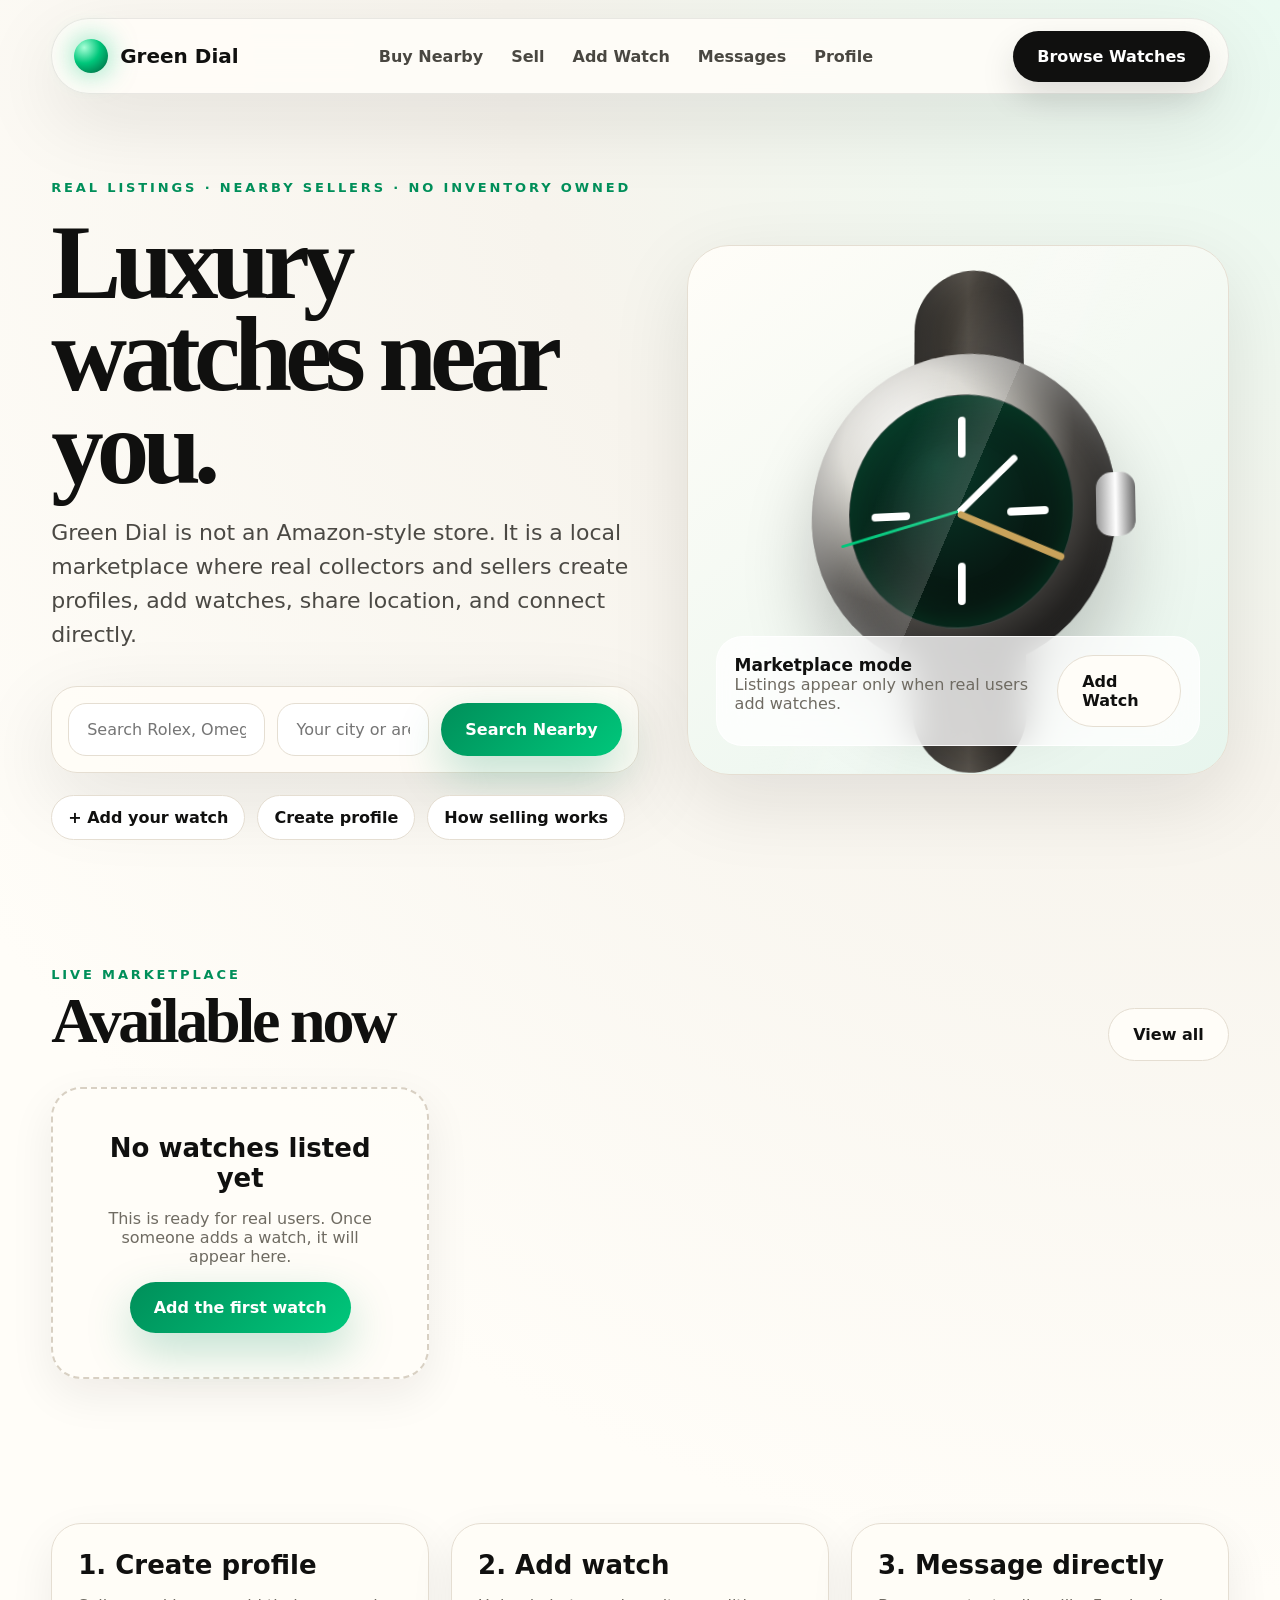
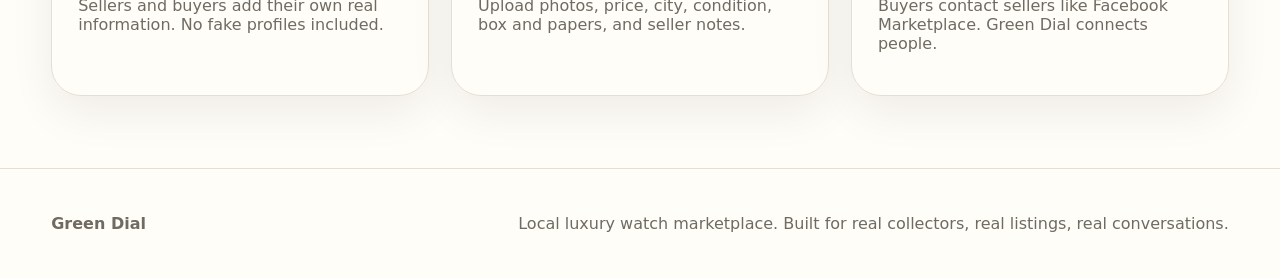
<file: index.html>
<!doctype html><html lang="en"><head><meta charset="utf-8"><meta name="viewport" content="width=device-width, initial-scale=1"><title>Green Dial — Local Luxury Watch Marketplace</title><meta name="description" content="Green Dial is a real local marketplace for collectors to list, discover and message sellers of luxury watches nearby."><link rel="stylesheet" href="css/styles.css"></head><body><div id="nav"></div><main><section class="hero"><div class="container hero-grid"><div><div class="eyebrow">Real listings · nearby sellers · no inventory owned</div><h1>Luxury watches near you.</h1><p>Green Dial is not an Amazon-style store. It is a local marketplace where real collectors and sellers create profiles, add watches, share location, and connect directly.</p><div class="search-panel"><input placeholder="Search Rolex, Omega, Cartier..."><input placeholder="Your city or area"><a class="btn green" href="buy.html">Search Nearby</a></div><div class="tabs" style="margin-top:22px"><a class="tab" href="add-watch.html">+ Add your watch</a><a class="tab" href="profile.html">Create profile</a><a class="tab" href="sell.html">How selling works</a></div></div><div class="watch-stage"><div class="watch3d"><div class="strap"></div><div class="case"><div class="dial"><span class="marker m12"></span><span class="marker m3"></span><span class="marker m6"></span><span class="marker m9"></span><span class="hand h1"></span><span class="hand h2"></span><span class="hand h3"></span></div><div class="crown"></div></div><div class="shine"></div></div><div class="map-card"><div><strong>Marketplace mode</strong><br><span class="muted">Listings appear only when real users add watches.</span></div><a class="btn light" href="add-watch.html">Add Watch</a></div></div></div></section><section class="section"><div class="container"><div class="section-head"><div><div class="eyebrow">Live marketplace</div><h2>Available now</h2></div><a class="btn light" href="buy.html">View all</a></div><div id="listings" class="listing-grid"></div></div></section><section class="section"><div class="container grid grid3"><div class="card"><h3>1. Create profile</h3><p class="muted">Sellers and buyers add their own real information. No fake profiles included.</p></div><div class="card"><h3>2. Add watch</h3><p class="muted">Upload photos, price, city, condition, box and papers, and seller notes.</p></div><div class="card"><h3>3. Message directly</h3><p class="muted">Buyers contact sellers like Facebook Marketplace. Green Dial connects people.</p></div></div></section></main><div id="footer"></div><script src="js/app.js"></script></body></html>
</file>
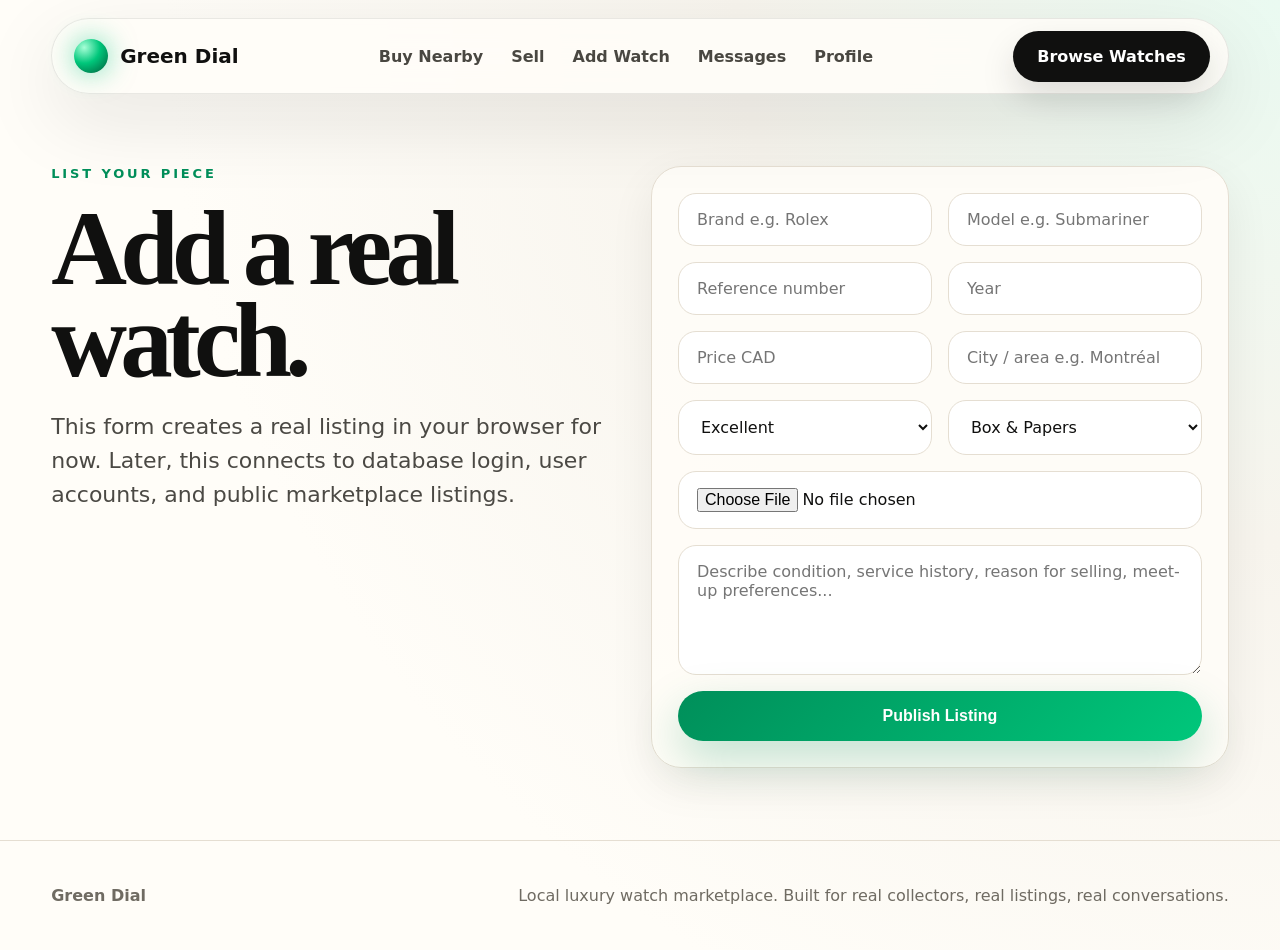
<file: add-watch.html>
<!doctype html><html lang="en"><head><meta charset="utf-8"><meta name="viewport" content="width=device-width, initial-scale=1"><title>Add Watch — Green Dial</title><link rel="stylesheet" href="css/styles.css"></head><body><div id="nav"></div><main><section class="section"><div class="container grid grid2"><div><div class="eyebrow">List your piece</div><h1 class="title">Add a real watch.</h1><p class="lead">This form creates a real listing in your browser for now. Later, this connects to database login, user accounts, and public marketplace listings.</p></div><form id="watchForm" class="card form"><div class="form-row"><input name="brand" placeholder="Brand e.g. Rolex" required><input name="model" placeholder="Model e.g. Submariner" required></div><div class="form-row"><input name="reference" placeholder="Reference number"><input name="year" placeholder="Year"></div><div class="form-row"><input name="price" type="number" placeholder="Price CAD" required><input name="city" placeholder="City / area e.g. Montréal" required></div><div class="form-row"><select name="condition"><option>Excellent</option><option>Very Good</option><option>Good</option><option>Fair</option></select><select name="box"><option>Box & Papers</option><option>Box Only</option><option>Papers Only</option><option>Watch Only</option></select></div><input name="photo" type="file" accept="image/*"><textarea name="description" placeholder="Describe condition, service history, reason for selling, meet-up preferences..."></textarea><button class="btn green" type="submit">Publish Listing</button></form></div></section></main><div id="footer"></div><script src="js/app.js"></script></body></html>
</file>
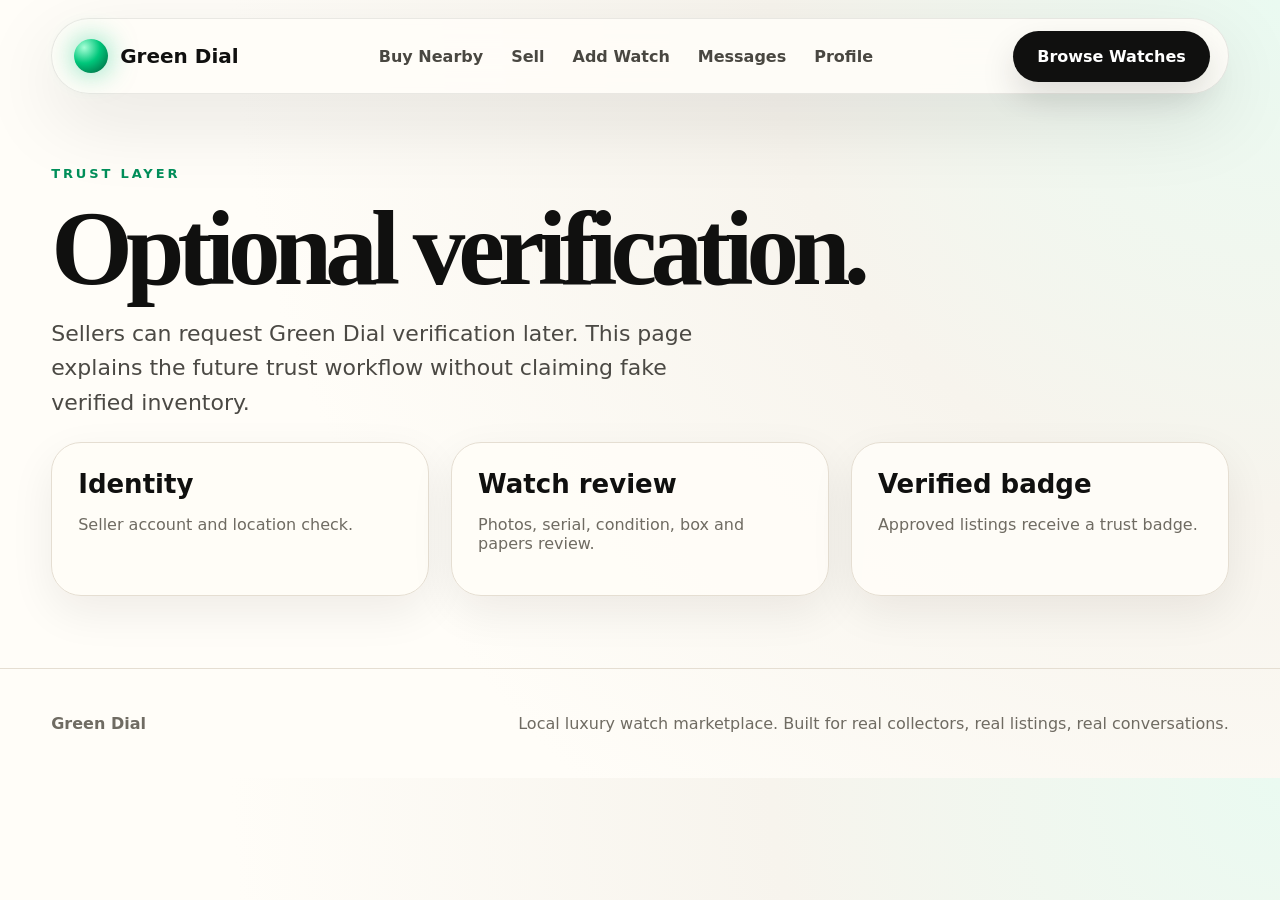
<file: authentication.html>
<!doctype html><html lang="en"><head><meta charset="utf-8"><meta name="viewport" content="width=device-width, initial-scale=1"><title>Authentication — Green Dial</title><link rel="stylesheet" href="css/styles.css"></head><body><div id="nav"></div><main><section class="section"><div class="container"><div class="eyebrow">Trust layer</div><h1 class="title">Optional verification.</h1><p class="lead">Sellers can request Green Dial verification later. This page explains the future trust workflow without claiming fake verified inventory.</p><div class="grid grid3"><div class="card"><h3>Identity</h3><p class="muted">Seller account and location check.</p></div><div class="card"><h3>Watch review</h3><p class="muted">Photos, serial, condition, box and papers review.</p></div><div class="card"><h3>Verified badge</h3><p class="muted">Approved listings receive a trust badge.</p></div></div></div></section></main><div id="footer"></div><script src="js/app.js"></script></body></html>
</file>
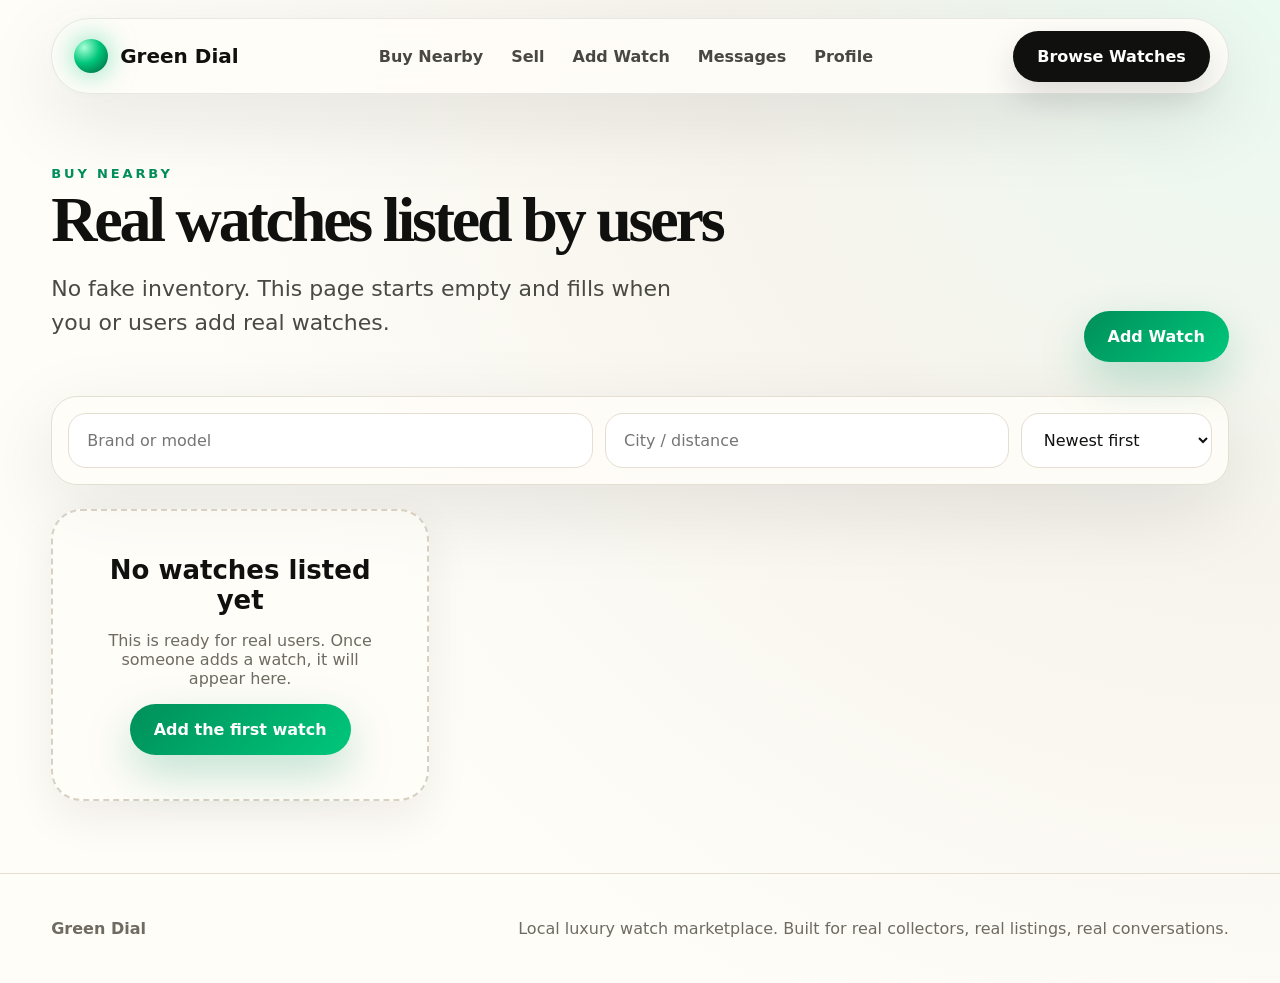
<file: buy.html>
<!doctype html><html lang="en"><head><meta charset="utf-8"><meta name="viewport" content="width=device-width, initial-scale=1"><title>Buy Nearby — Green Dial</title><link rel="stylesheet" href="css/styles.css"></head><body><div id="nav"></div><main><section class="section"><div class="container"><div class="section-head"><div><div class="eyebrow">Buy nearby</div><h2>Real watches listed by users</h2><p class="lead">No fake inventory. This page starts empty and fills when you or users add real watches.</p></div><a class="btn green" href="add-watch.html">Add Watch</a></div><div class="search-panel" style="margin-bottom:24px"><input placeholder="Brand or model"><input placeholder="City / distance"><select><option>Newest first</option><option>Price low to high</option><option>Verified only</option></select></div><div id="listings" class="listing-grid"></div></div></section></main><div id="footer"></div><script src="js/app.js"></script></body></html>
</file>
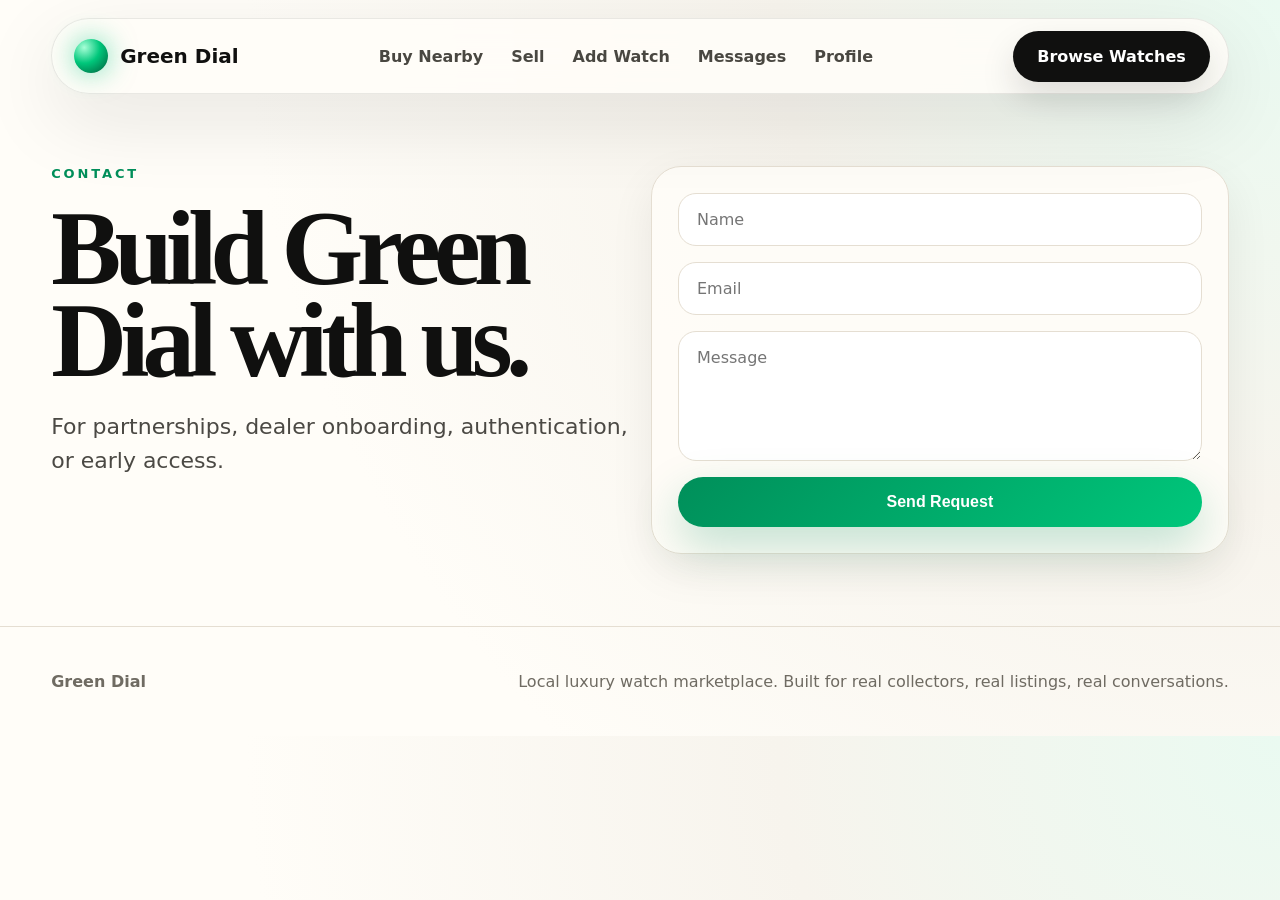
<file: contact.html>
<!doctype html><html lang="en"><head><meta charset="utf-8"><meta name="viewport" content="width=device-width, initial-scale=1"><title>Contact — Green Dial</title><link rel="stylesheet" href="css/styles.css"></head><body><div id="nav"></div><main><section class="section"><div class="container grid grid2"><div><div class="eyebrow">Contact</div><h1 class="title">Build Green Dial with us.</h1><p class="lead">For partnerships, dealer onboarding, authentication, or early access.</p></div><form class="card form"><input placeholder="Name"><input placeholder="Email"><textarea placeholder="Message"></textarea><button class="btn green" type="button">Send Request</button></form></div></section></main><div id="footer"></div><script src="js/app.js"></script></body></html>
</file>
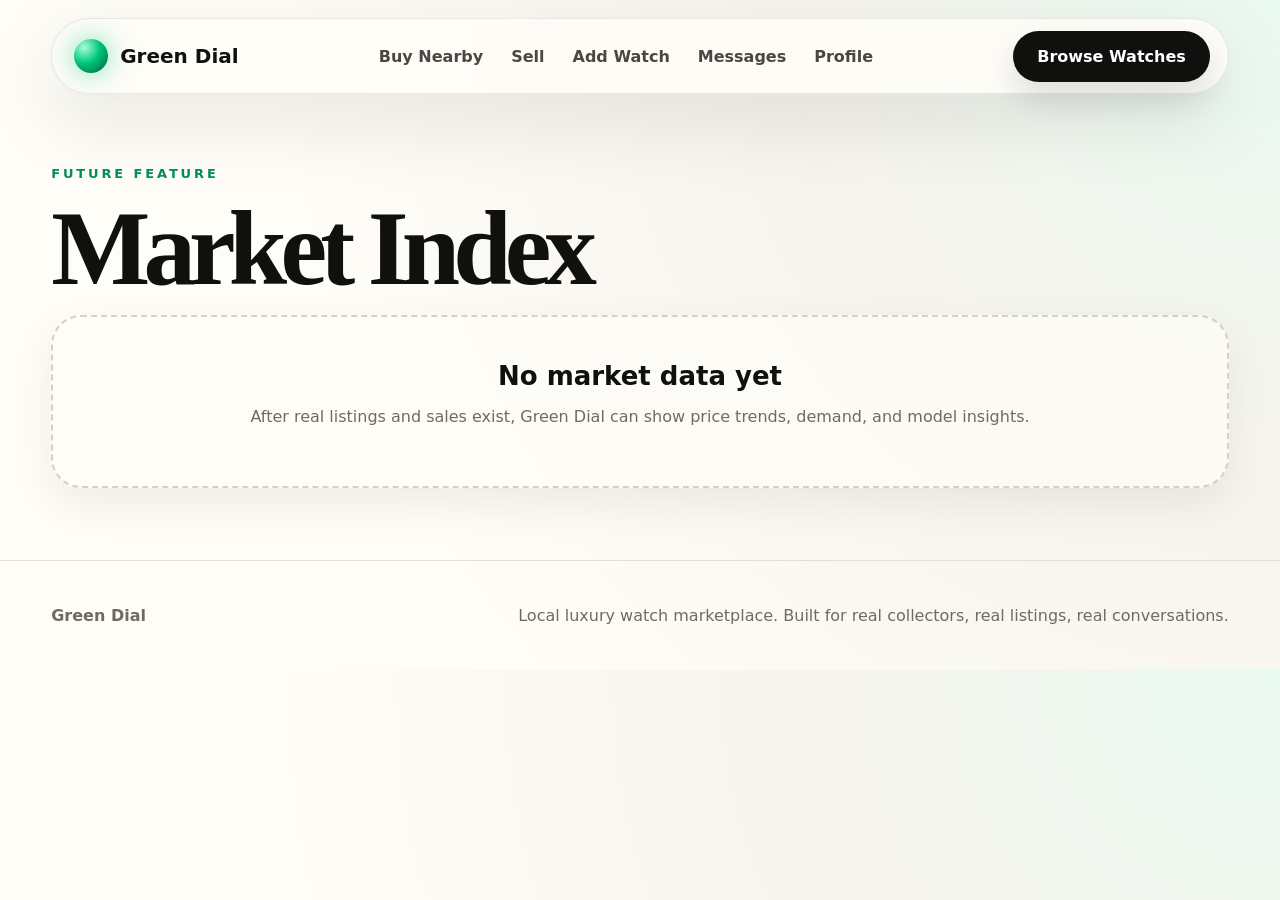
<file: market-index.html>
<!doctype html><html lang="en"><head><meta charset="utf-8"><meta name="viewport" content="width=device-width, initial-scale=1"><title>Market Index — Green Dial</title><link rel="stylesheet" href="css/styles.css"></head><body><div id="nav"></div><main><section class="section"><div class="container"><div class="eyebrow">Future feature</div><h1 class="title">Market Index</h1><div class="card empty"><h3>No market data yet</h3><p class="muted">After real listings and sales exist, Green Dial can show price trends, demand, and model insights.</p></div></div></section></main><div id="footer"></div><script src="js/app.js"></script></body></html>
</file>
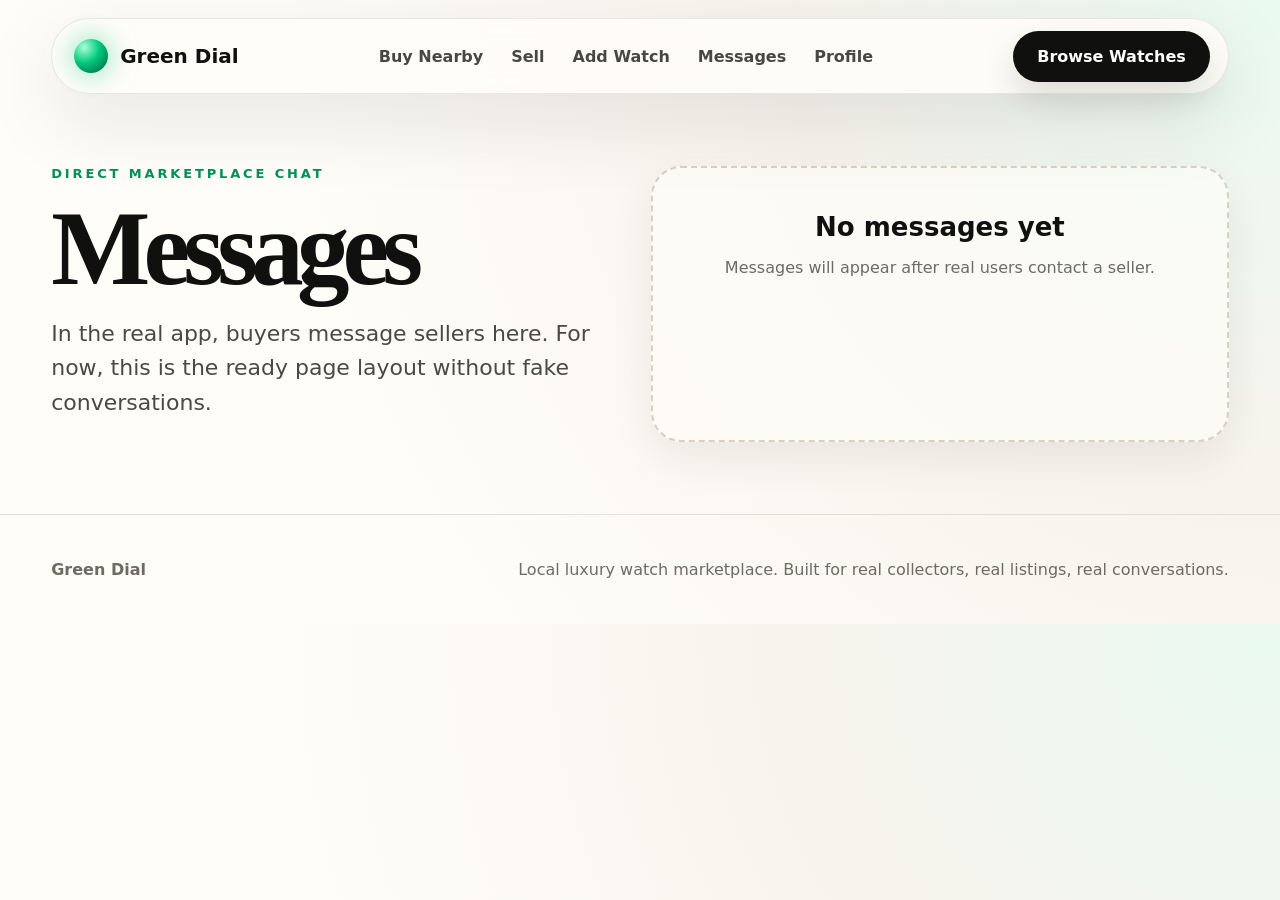
<file: messages.html>
<!doctype html><html lang="en"><head><meta charset="utf-8"><meta name="viewport" content="width=device-width, initial-scale=1"><title>Messages — Green Dial</title><link rel="stylesheet" href="css/styles.css"></head><body><div id="nav"></div><main><section class="section"><div class="container grid grid2"><div><div class="eyebrow">Direct marketplace chat</div><h1 class="title">Messages</h1><p class="lead">In the real app, buyers message sellers here. For now, this is the ready page layout without fake conversations.</p></div><div class="card empty"><h3>No messages yet</h3><p class="muted">Messages will appear after real users contact a seller.</p></div></div></section></main><div id="footer"></div><script src="js/app.js"></script></body></html>
</file>
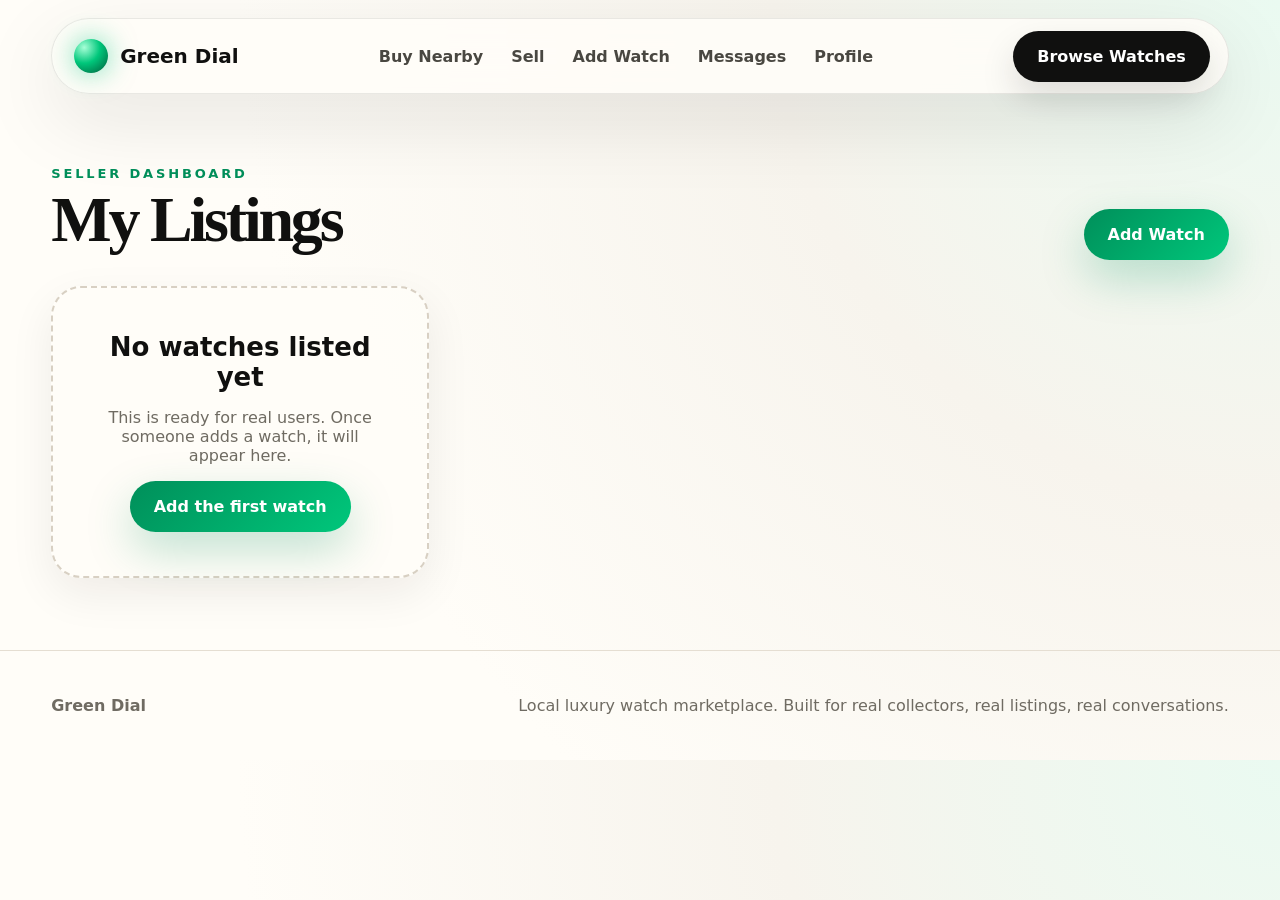
<file: my-listings.html>
<!doctype html><html lang="en"><head><meta charset="utf-8"><meta name="viewport" content="width=device-width, initial-scale=1"><title>My Listings — Green Dial</title><link rel="stylesheet" href="css/styles.css"></head><body><div id="nav"></div><main><section class="section"><div class="container"><div class="section-head"><div><div class="eyebrow">Seller dashboard</div><h2>My Listings</h2></div><a class="btn green" href="add-watch.html">Add Watch</a></div><div id="listings" class="listing-grid"></div></div></section></main><div id="footer"></div><script src="js/app.js"></script></body></html>
</file>
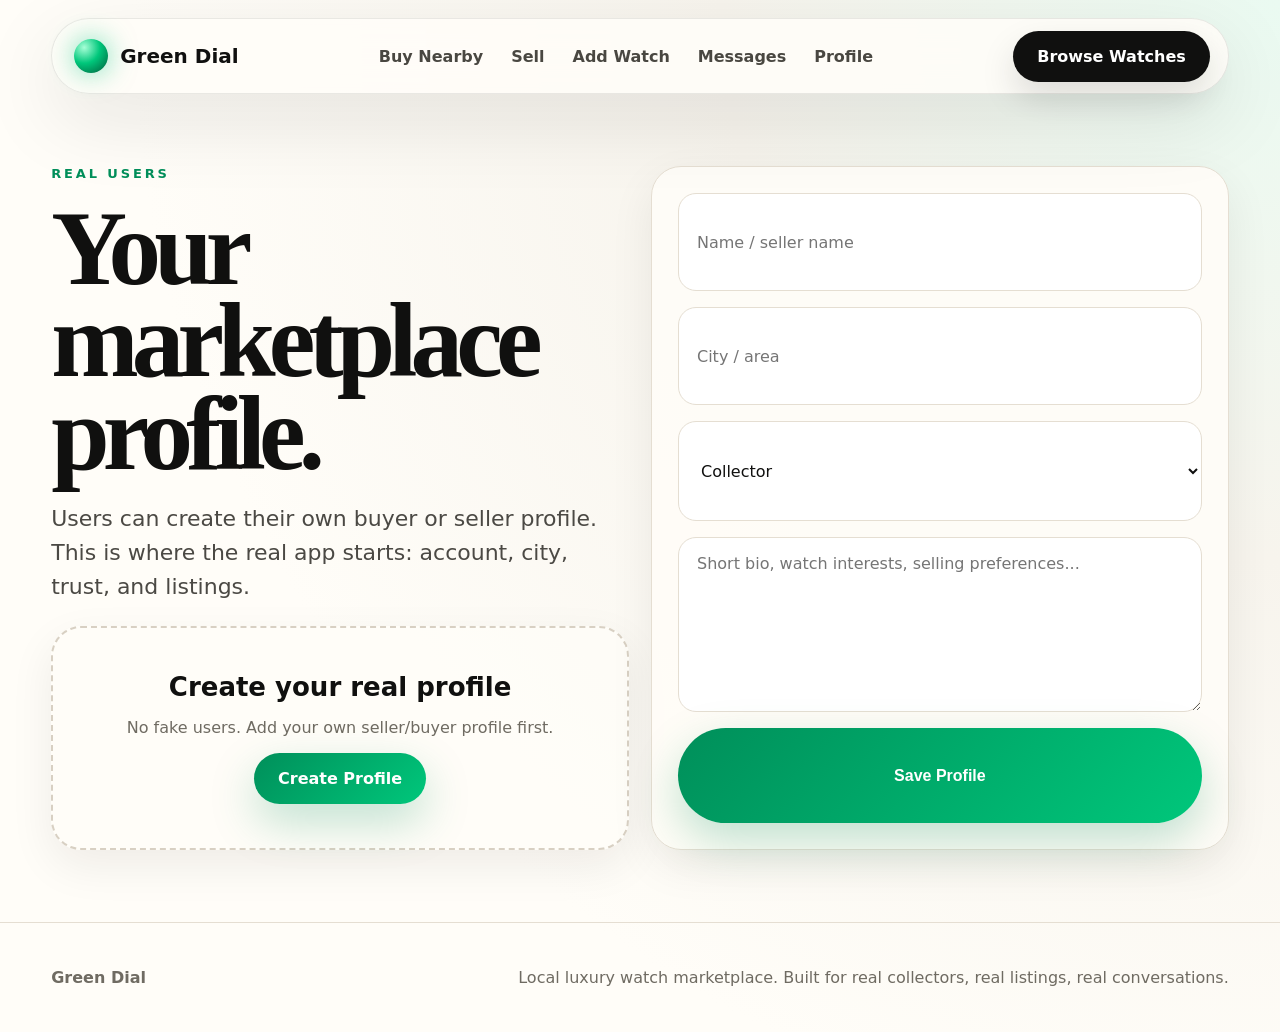
<file: profile.html>
<!doctype html><html lang="en"><head><meta charset="utf-8"><meta name="viewport" content="width=device-width, initial-scale=1"><title>Profile — Green Dial</title><link rel="stylesheet" href="css/styles.css"></head><body><div id="nav"></div><main><section class="section"><div class="container grid grid2"><div><div class="eyebrow">Real users</div><h1 class="title">Your marketplace profile.</h1><p class="lead">Users can create their own buyer or seller profile. This is where the real app starts: account, city, trust, and listings.</p><div class="profile-area"></div></div><form id="profileForm" class="card form"><input name="name" placeholder="Name / seller name" required><input name="city" placeholder="City / area" required><select name="type"><option>Collector</option><option>Private Seller</option><option>Dealer</option><option>Buyer</option></select><textarea name="bio" placeholder="Short bio, watch interests, selling preferences..."></textarea><button class="btn green" type="submit">Save Profile</button></form></div></section></main><div id="footer"></div><script src="js/app.js"></script></body></html>
</file>
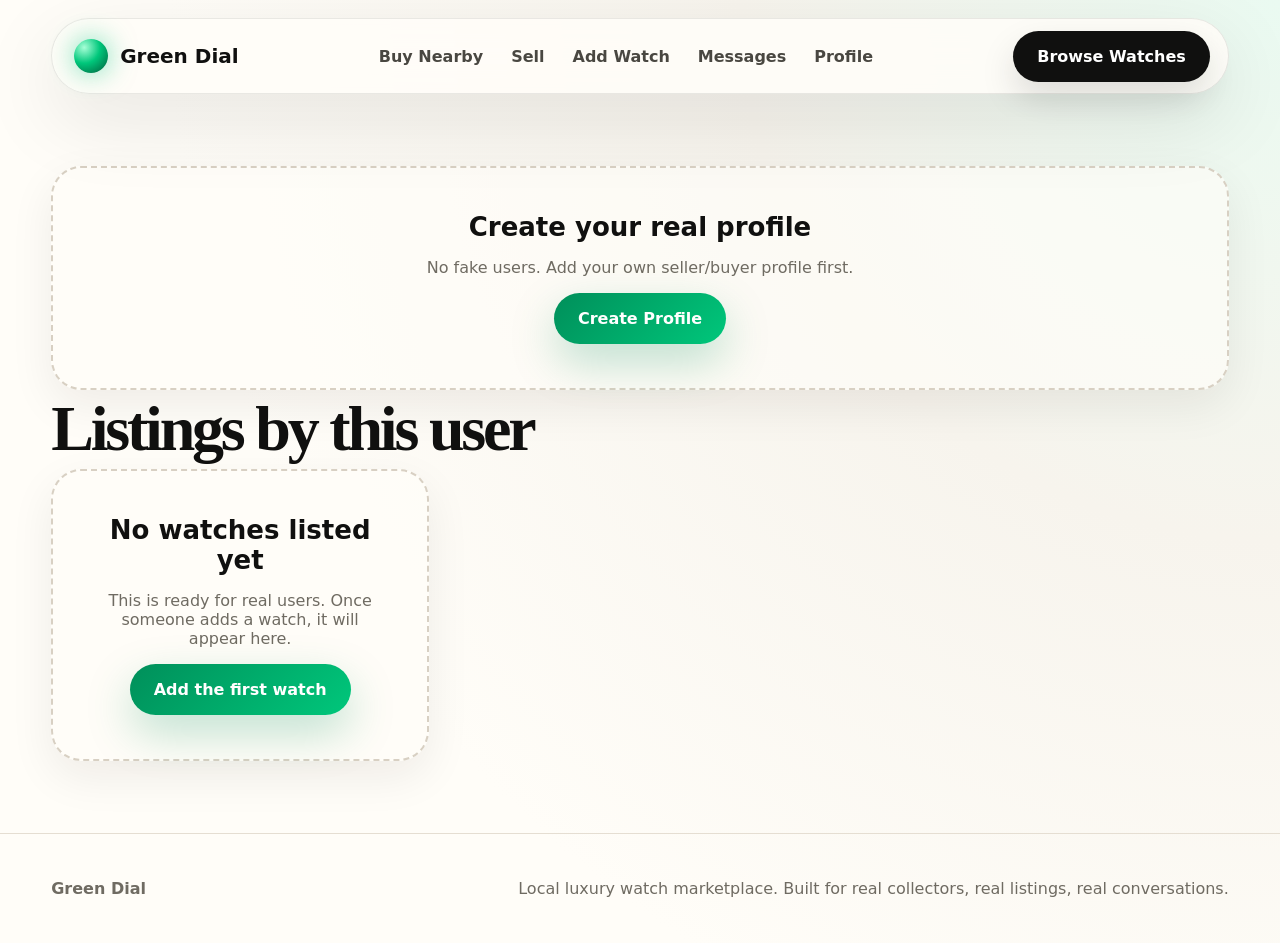
<file: public-profile.html>
<!doctype html><html lang="en"><head><meta charset="utf-8"><meta name="viewport" content="width=device-width, initial-scale=1"><title>Public Profile — Green Dial</title><link rel="stylesheet" href="css/styles.css"></head><body><div id="nav"></div><main><section class="section"><div class="container"><div class="profile-area"></div><h2>Listings by this user</h2><div id="listings" class="listing-grid"></div></div></section></main><div id="footer"></div><script src="js/app.js"></script></body></html>
</file>
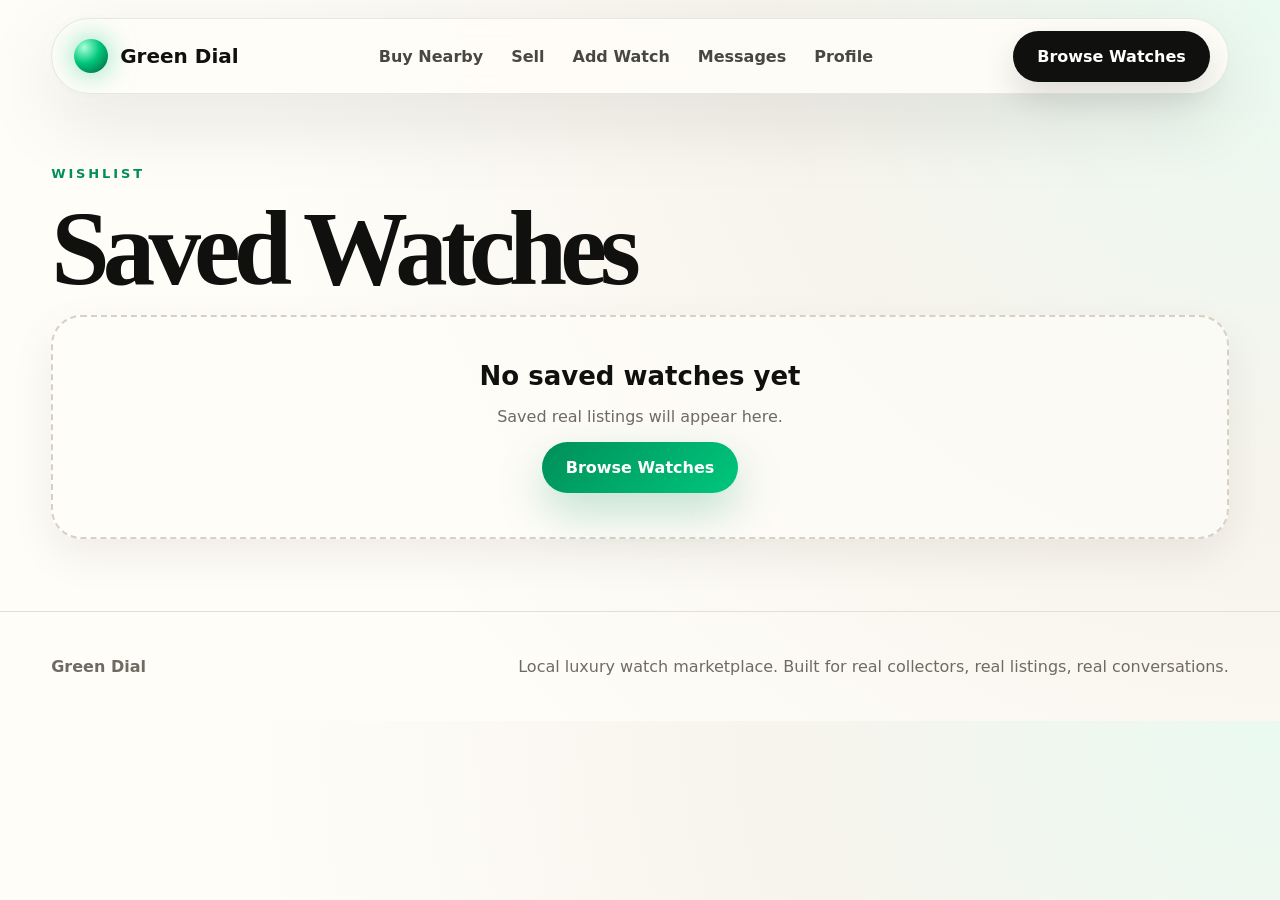
<file: saved.html>
<!doctype html><html lang="en"><head><meta charset="utf-8"><meta name="viewport" content="width=device-width, initial-scale=1"><title>Saved — Green Dial</title><link rel="stylesheet" href="css/styles.css"></head><body><div id="nav"></div><main><section class="section"><div class="container"><div class="eyebrow">Wishlist</div><h1 class="title">Saved Watches</h1><div class="card empty"><h3>No saved watches yet</h3><p class="muted">Saved real listings will appear here.</p><a class="btn green" href="buy.html">Browse Watches</a></div></div></section></main><div id="footer"></div><script src="js/app.js"></script></body></html>
</file>
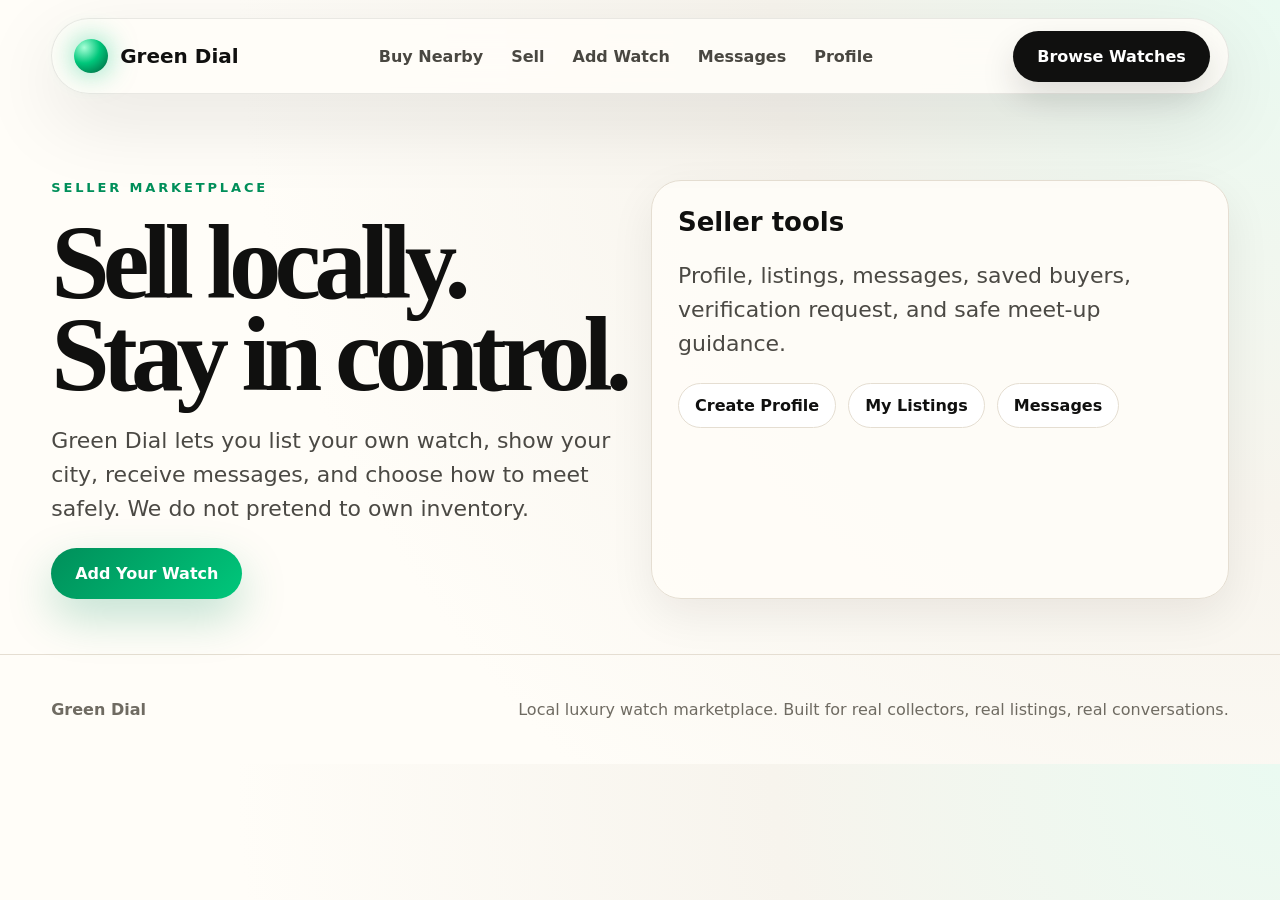
<file: sell.html>
<!doctype html><html lang="en"><head><meta charset="utf-8"><meta name="viewport" content="width=device-width, initial-scale=1"><title>Sell — Green Dial</title><link rel="stylesheet" href="css/styles.css"></head><body><div id="nav"></div><main><section class="hero"><div class="container grid grid2"><div><div class="eyebrow">Seller marketplace</div><h1 class="title">Sell locally. Stay in control.</h1><p class="lead">Green Dial lets you list your own watch, show your city, receive messages, and choose how to meet safely. We do not pretend to own inventory.</p><a class="btn green" href="add-watch.html">Add Your Watch</a></div><div class="card"><h3>Seller tools</h3><p class="muted">Profile, listings, messages, saved buyers, verification request, and safe meet-up guidance.</p><div class="tabs"><a class="tab" href="profile.html">Create Profile</a><a class="tab" href="my-listings.html">My Listings</a><a class="tab" href="messages.html">Messages</a></div></div></div></section></main><div id="footer"></div><script src="js/app.js"></script></body></html>
</file>
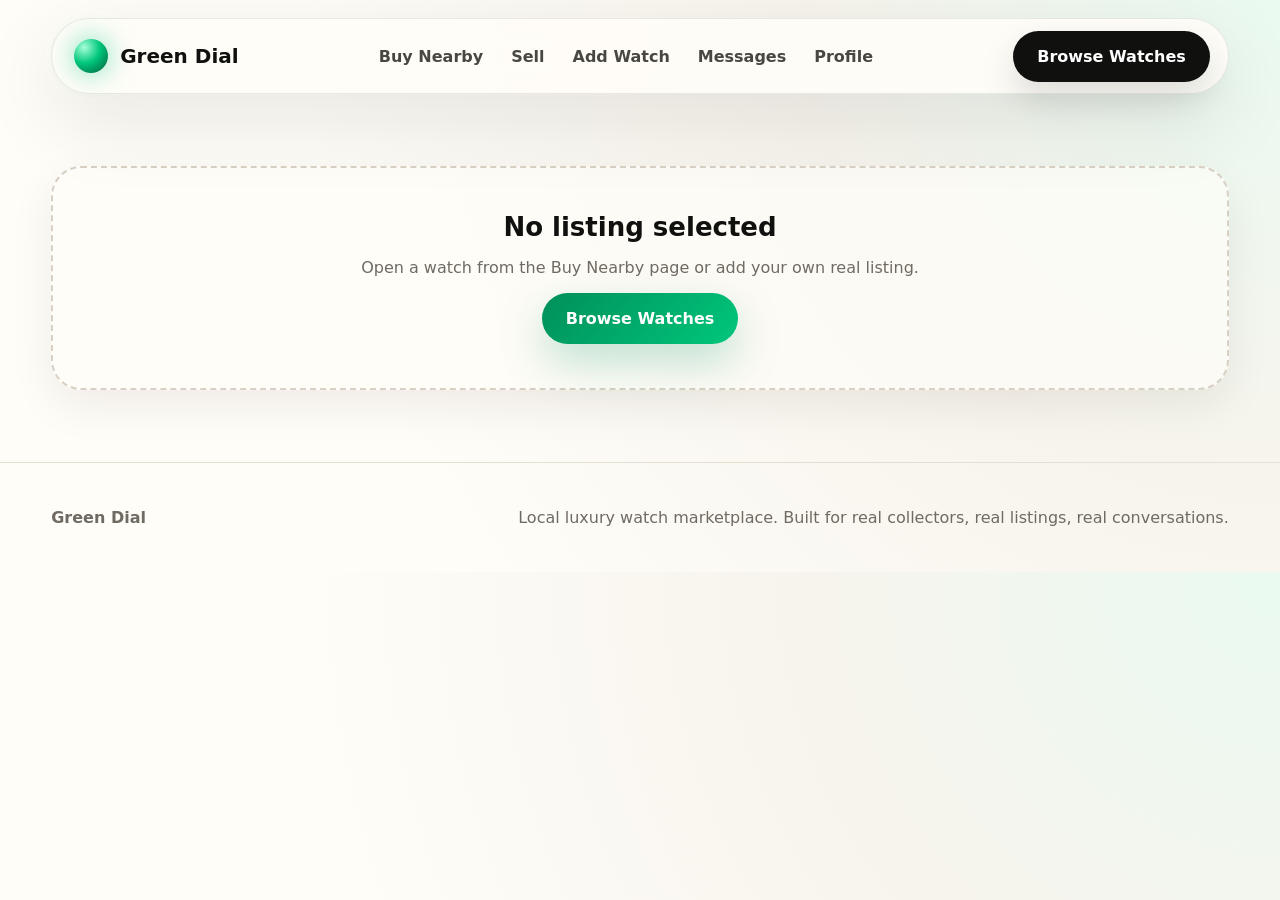
<file: watch-detail.html>
<!doctype html><html lang="en"><head><meta charset="utf-8"><meta name="viewport" content="width=device-width, initial-scale=1"><title>Watch Detail — Green Dial</title><link rel="stylesheet" href="css/styles.css"></head><body><div id="nav"></div><main><section class="section"><div class="container" id="detail"></div></section></main><div id="footer"></div><script src="js/app.js"></script></body></html>
</file>
<file: css/styles.css>
:root{--bg:#f7f4ed;--paper:#fffdf8;--ink:#10100f;--muted:#6f6b62;--line:#e5ded2;--green:#008f5a;--green2:#00c77b;--gold:#c9a35b;--shadow:0 25px 80px rgba(22,20,16,.10);--radius:30px}*{box-sizing:border-box}html{scroll-behavior:smooth}body{margin:0;font-family:Inter,ui-sans-serif,system-ui,-apple-system,Segoe UI,Arial,sans-serif;background:radial-gradient(circle at top right,#eafaf1 0,#f7f4ed 34%,#fffdf8 70%);color:var(--ink)}a{text-decoration:none;color:inherit}.container{width:min(1180px,92vw);margin:auto}.nav{position:sticky;top:18px;z-index:20;margin:18px auto 0;width:min(1180px,92vw);height:76px;border:1px solid rgba(16,16,15,.09);border-radius:50px;background:rgba(255,253,248,.86);backdrop-filter:blur(20px);display:flex;align-items:center;justify-content:space-between;padding:0 18px 0 22px;box-shadow:var(--shadow)}.brand{display:flex;align-items:center;gap:12px;font-weight:900;font-size:20px}.orb{width:34px;height:34px;border-radius:50%;background:radial-gradient(circle at 30% 25%,#a7ffd7,#00c77b 45%,#005b39);box-shadow:0 0 28px rgba(0,199,123,.55)}.links{display:flex;gap:28px;align-items:center;font-weight:800;color:#494741}.links a:hover{color:var(--green)}.btn{display:inline-flex;align-items:center;justify-content:center;gap:10px;border:none;border-radius:999px;background:var(--ink);color:white;padding:16px 24px;font-weight:900;font-size:16px;cursor:pointer;box-shadow:0 16px 35px rgba(0,0,0,.13);transition:.25s}.btn:hover{transform:translateY(-2px)}.btn.green{background:linear-gradient(135deg,var(--green),var(--green2));box-shadow:0 18px 45px rgba(0,143,90,.25)}.btn.light{background:var(--paper);color:var(--ink);border:1px solid var(--line);box-shadow:none}.hero{padding:86px 0 55px}.hero-grid{display:grid;grid-template-columns:1.04fr .96fr;gap:48px;align-items:center}.eyebrow{letter-spacing:.22em;text-transform:uppercase;color:var(--green);font-weight:900;font-size:13px}.hero h1,.title{font-family:Georgia,Times,serif;font-size:clamp(58px,8.2vw,126px);line-height:.88;margin:22px 0 20px;letter-spacing:-.065em}.hero p,.lead{font-size:22px;line-height:1.55;color:#4b4944;max-width:650px}.search-panel{margin-top:34px;background:rgba(255,253,248,.9);border:1px solid var(--line);border-radius:26px;padding:16px;display:grid;grid-template-columns:1.3fr 1fr auto;gap:12px;box-shadow:var(--shadow)}input,select,textarea{width:100%;border:1px solid var(--line);background:white;border-radius:18px;padding:16px 18px;font:inherit;color:var(--ink);outline:none}textarea{min-height:130px;resize:vertical}.watch-stage{position:relative;min-height:530px;border-radius:42px;background:linear-gradient(145deg,#fffdf8,#e7f5ed);border:1px solid var(--line);overflow:hidden;box-shadow:var(--shadow);perspective:1200px}.watch3d{position:absolute;inset:65px 85px;transform-style:preserve-3d;animation:float 5s ease-in-out infinite}.case{position:absolute;left:50%;top:50%;width:320px;height:320px;border-radius:50%;transform:translate(-50%,-50%) rotateX(8deg) rotateY(-18deg);background:radial-gradient(circle at 35% 28%,#ffffff,#d9d7d0 25%,#504d49 54%,#151515);box-shadow:inset 18px 18px 40px rgba(255,255,255,.4),inset -18px -20px 50px rgba(0,0,0,.5),0 45px 80px rgba(0,0,0,.22)}.dial{position:absolute;inset:42px;border-radius:50%;background:radial-gradient(circle at 40% 30%,#073b2a,#07120e 68%);border:1px solid rgba(255,255,255,.2);box-shadow:inset 0 0 45px rgba(0,199,123,.23)}.strap{position:absolute;left:50%;top:50%;width:120px;height:520px;border-radius:60px;transform:translate(-50%,-50%) rotateX(8deg) rotateY(-18deg) translateZ(-35px);background:linear-gradient(90deg,#1d1b18,#4d4841,#171514);box-shadow:inset 18px 0 30px rgba(255,255,255,.1)}.hand{position:absolute;left:50%;top:50%;height:7px;transform-origin:left center;border-radius:8px}.hand.h1{width:82px;background:white;transform:rotate(-42deg)}.hand.h2{width:118px;background:var(--gold);transform:rotate(24deg)}.hand.h3{width:130px;height:3px;background:var(--green2);transform:rotate(166deg);animation:tick 16s linear infinite}.marker{position:absolute;background:white;border-radius:999px}.m12{left:50%;top:22px;width:8px;height:42px}.m6{left:50%;bottom:22px;width:8px;height:42px}.m3{right:24px;top:50%;height:8px;width:42px}.m9{left:24px;top:50%;height:8px;width:42px}.crown{position:absolute;right:-18px;top:130px;width:38px;height:62px;border-radius:15px;background:linear-gradient(90deg,#999,#fff,#696969)}.shine{position:absolute;inset:-30%;background:linear-gradient(115deg,transparent 40%,rgba(255,255,255,.16),transparent 60%);animation:shine 4.5s ease-in-out infinite}.map-card{position:absolute;left:28px;bottom:28px;right:28px;background:rgba(255,255,255,.78);backdrop-filter:blur(18px);border:1px solid rgba(255,255,255,.8);border-radius:26px;padding:18px;display:flex;justify-content:space-between;gap:16px}.map-card strong{font-size:17px}.section{padding:72px 0}.section-head{display:flex;justify-content:space-between;align-items:end;gap:20px;margin-bottom:26px}.section h2{font-family:Georgia,Times,serif;font-size:clamp(42px,5vw,76px);line-height:.92;margin:10px 0;letter-spacing:-.05em}.grid{display:grid;gap:22px}.grid3{grid-template-columns:repeat(3,1fr)}.grid2{grid-template-columns:repeat(2,1fr)}.card{background:rgba(255,253,248,.92);border:1px solid var(--line);border-radius:var(--radius);padding:26px;box-shadow:0 16px 45px rgba(22,20,16,.07)}.empty{border:2px dashed #d8d0c3;background:rgba(255,253,248,.62);text-align:center;padding:44px}.empty h3,.card h3{font-size:26px;margin:0 0 10px}.muted{color:var(--muted)}.listing-grid{display:grid;grid-template-columns:repeat(3,1fr);gap:22px}.listing{padding:0;overflow:hidden}.photo{height:240px;background:linear-gradient(135deg,#e8e3d6,#ffffff);display:flex;align-items:center;justify-content:center;position:relative}.photo:before{content:'No photo yet';color:#8d8678;font-weight:900;letter-spacing:.12em;text-transform:uppercase}.listing .body{padding:22px}.price{font-weight:950;font-size:24px}.badge{display:inline-flex;border-radius:999px;background:#eafaf1;color:#04784d;padding:8px 12px;font-weight:900;font-size:12px}.form{display:grid;gap:16px}.form-row{display:grid;grid-template-columns:1fr 1fr;gap:16px}.tabs{display:flex;gap:12px;flex-wrap:wrap}.tab{border:1px solid var(--line);background:white;border-radius:999px;padding:12px 16px;font-weight:900}.phone-frame{border-radius:40px;background:#10100f;color:white;padding:16px;border:8px solid #2a2926;box-shadow:0 35px 70px rgba(0,0,0,.16)}.phone-screen{border-radius:28px;background:linear-gradient(#fffdf8,#eafaf1);min-height:460px;color:var(--ink);padding:18px}.bottom-nav{display:flex;justify-content:space-around;margin-top:18px;background:#fff;border-radius:20px;padding:12px;font-weight:900}.footer{padding:45px 0;border-top:1px solid var(--line);color:var(--muted)}.footer .container{display:flex;justify-content:space-between;gap:20px}.small{font-size:14px}.hidden{display:none!important}@keyframes float{0%,100%{transform:translateY(0) rotateZ(-2deg)}50%{transform:translateY(-18px) rotateZ(2deg)}}@keyframes tick{to{transform:rotate(526deg)}}@keyframes shine{0%,100%{transform:translateX(-20%)}50%{transform:translateX(20%)}}@media(max-width:850px){.links{display:none}.hero-grid,.grid2,.grid3,.listing-grid,.search-panel,.form-row{grid-template-columns:1fr}.hero h1,.title{font-size:64px}.watch-stage{min-height:420px}.case{width:250px;height:250px}.strap{height:420px}.footer .container{flex-direction:column}.nav{top:8px}.hero{padding-top:45px}}
</file>
